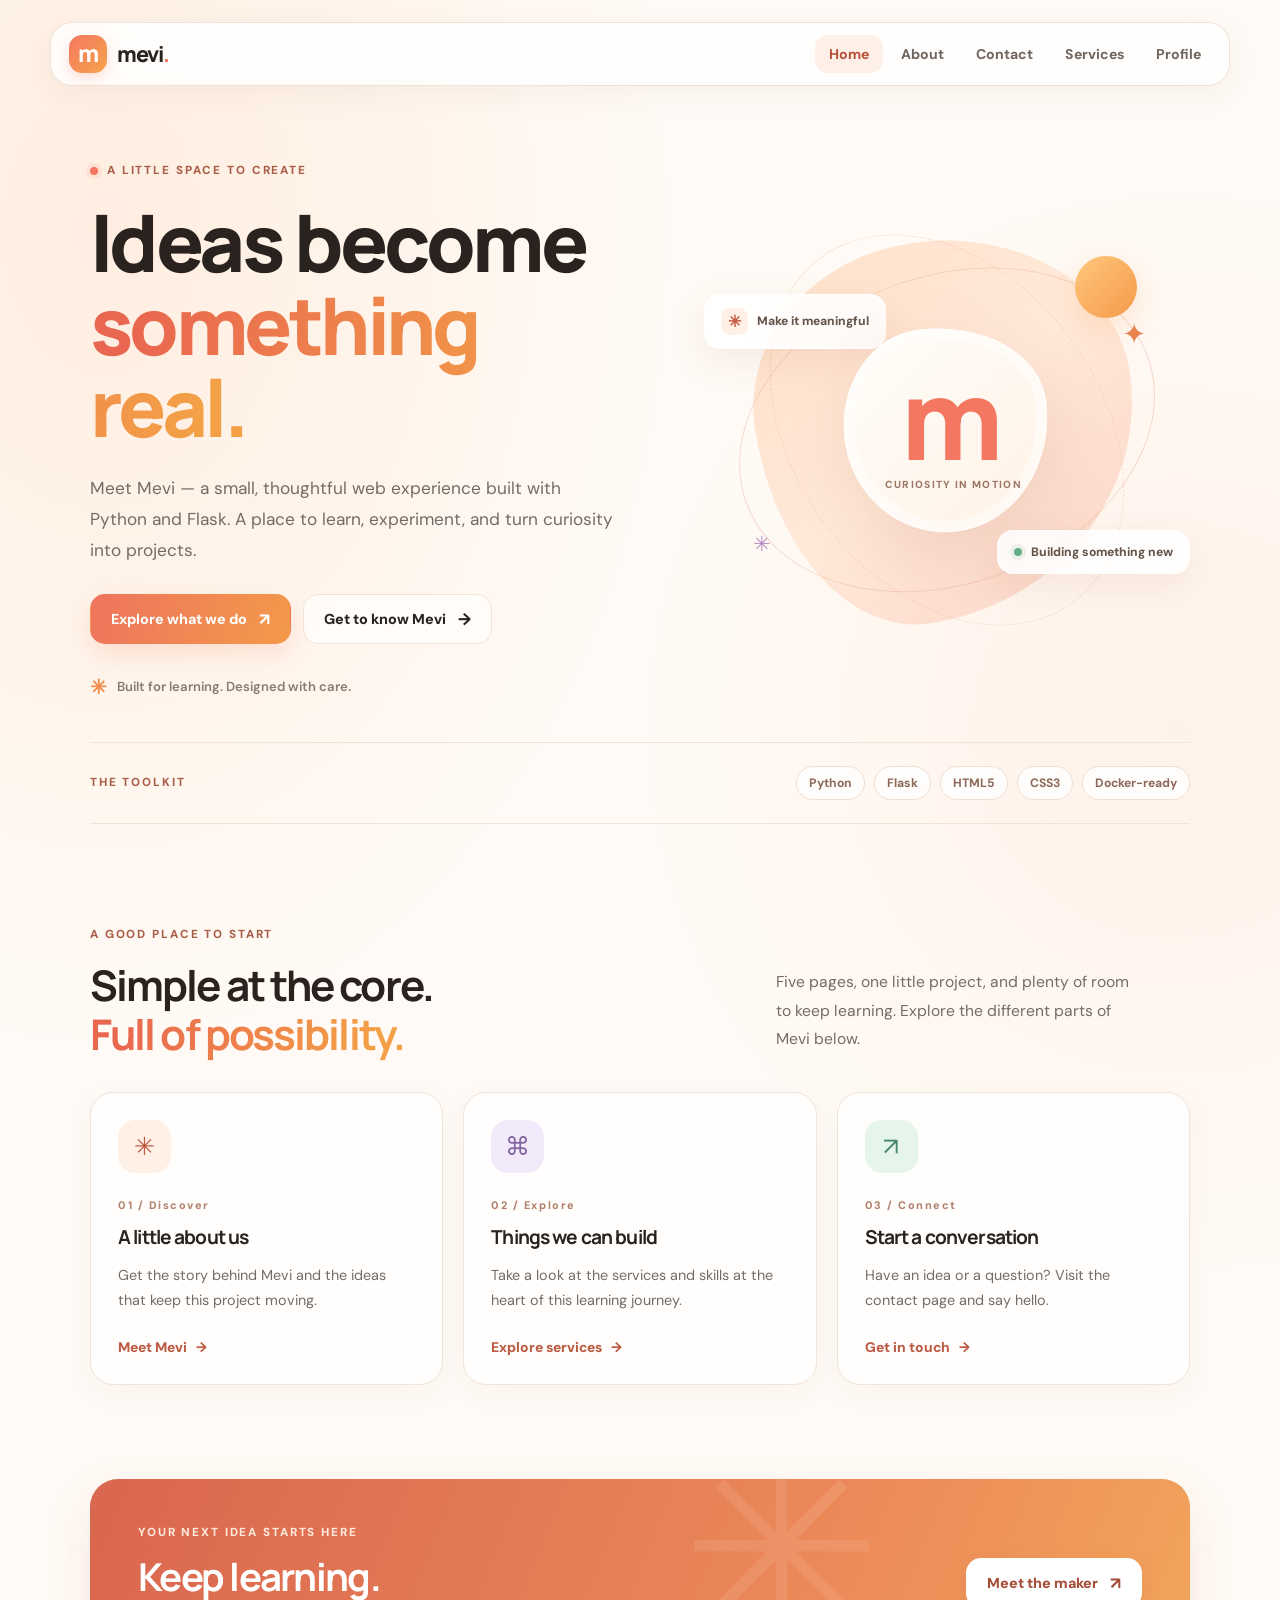
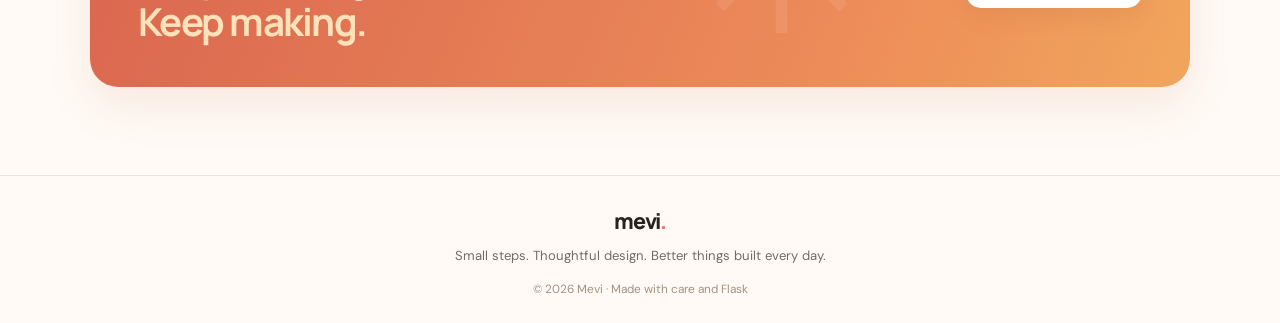
<file: index.html>
<!DOCTYPE html>
<html lang="en">
<head>
    <meta charset="UTF-8">
    <meta name="viewport" content="width=device-width, initial-scale=1.0">
    <meta name="theme-color" content="#fff8f1">
    <meta name="description" content="Home page for Mevi, a creative Flask learning project.">
    <title>Home | Mevi</title>
    <link rel="preconnect" href="https://fonts.googleapis.com">
    <link rel="preconnect" href="https://fonts.gstatic.com" crossorigin>
    <link href="https://fonts.googleapis.com/css2?family=DM+Sans:wght@400;500;600;700&family=Manrope:wght@400;500;600;700;800&display=swap" rel="stylesheet">
    <link rel="stylesheet" href="static/style.css">
</head>
<body>
    <a class="skip-link" href="#main-content">Skip to content</a>
    <header class="site-header">
        <a class="brand" href="index.html" aria-label="Mevi home">
            <span class="brand-mark" aria-hidden="true">m</span><span>mevi<span class="brand-period">.</span></span>
        </a>
        <nav class="nav-links" aria-label="Main navigation">
                <a href="index.html" aria-current="page" class="active">Home</a>
                <a href="about.html">About</a>
                <a href="contact.html">Contact</a>
                <a href="services.html">Services</a>
                <a href="profile.html">Profile</a>
        </nav>
    </header>
    <main id="main-content">

        <section class="hero">
            <div class="hero-copy reveal">
                <p class="eyebrow"><span class="eyebrow-dot"></span> A little space to create</p>
                <h1>Ideas become<br> <span class="gradient-text">something real.</span></h1>
                <p class="hero-description">Meet Mevi — a small, thoughtful web experience built with Python and Flask. A place to learn, experiment, and turn curiosity into projects.</p>
                <div class="actions">
                    <a class="btn btn-primary" href="services.html">Explore what we do <span aria-hidden="true">↗</span></a>
                    <a class="btn btn-quiet" href="about.html">Get to know Mevi <span aria-hidden="true">→</span></a>
                </div>
                <div class="hero-proof"><span class="proof-stars" aria-hidden="true">✳</span><span>Built for learning. Designed with care.</span></div>
            </div>
            <div class="hero-art reveal" aria-label="A colorful abstract illustration representing ideas and technology">
                <div class="art-orbit orbit-one"></div><div class="art-orbit orbit-two"></div>
                <div class="art-sun"></div><div class="art-card art-card-top"><span class="mini-icon">✳</span><span>Make it meaningful</span></div>
                <div class="art-core"><span class="core-letter">m</span><span class="core-caption">curiosity in motion</span></div>
                <div class="art-card art-card-bottom"><span class="status-dot"></span><span>Building something new</span></div>
                <span class="floating-spark spark-one" aria-hidden="true">✦</span><span class="floating-spark spark-two" aria-hidden="true">✳</span>
            </div>
        </section>
        <section class="intro-strip">
            <p class="eyebrow">The toolkit</p><div class="tech-pills"><span>Python</span><span>Flask</span><span>HTML5</span><span>CSS3</span><span>Docker-ready</span></div>
        </section>
        <section class="section-block">
            <div class="section-heading"><div><p class="eyebrow">A good place to start</p><h2>Simple at the core.<br><span class="gradient-text">Full of possibility.</span></h2></div><p>Five pages, one little project, and plenty of room to keep learning. Explore the different parts of Mevi below.</p></div>
            <div class="card-grid feature-grid">
                <article class="card"><div class="card-icon icon-peach" aria-hidden="true">✳</div><p class="card-kicker">01 / Discover</p><h3>A little about us</h3><p>Get the story behind Mevi and the ideas that keep this project moving.</p><a class="text-link" href="about.html">Meet Mevi <span aria-hidden="true">→</span></a></article>
                <article class="card"><div class="card-icon icon-lilac" aria-hidden="true">⌘</div><p class="card-kicker">02 / Explore</p><h3>Things we can build</h3><p>Take a look at the services and skills at the heart of this learning journey.</p><a class="text-link" href="services.html">Explore services <span aria-hidden="true">→</span></a></article>
                <article class="card"><div class="card-icon icon-mint" aria-hidden="true">↗</div><p class="card-kicker">03 / Connect</p><h3>Start a conversation</h3><p>Have an idea or a question? Visit the contact page and say hello.</p><a class="text-link" href="contact.html">Get in touch <span aria-hidden="true">→</span></a></article>
            </div>
        </section>
        <section class="closing-banner"><div><p class="eyebrow">Your next idea starts here</p><h2>Keep learning.<br><span>Keep making.</span></h2></div><a class="btn btn-light" href="profile.html">Meet the maker <span aria-hidden="true">↗</span></a><span class="banner-decoration" aria-hidden="true">✳</span></section>

    </main>
    <footer class="site-footer">
        <a class="footer-brand" href="index.html">mevi<span>.</span></a>
        <p>Small steps. Thoughtful design. Better things built every day.</p>
        <span class="footer-copy">© 2026 Mevi · Made with care and Flask</span>
    </footer>
</body>
</html>
</file>
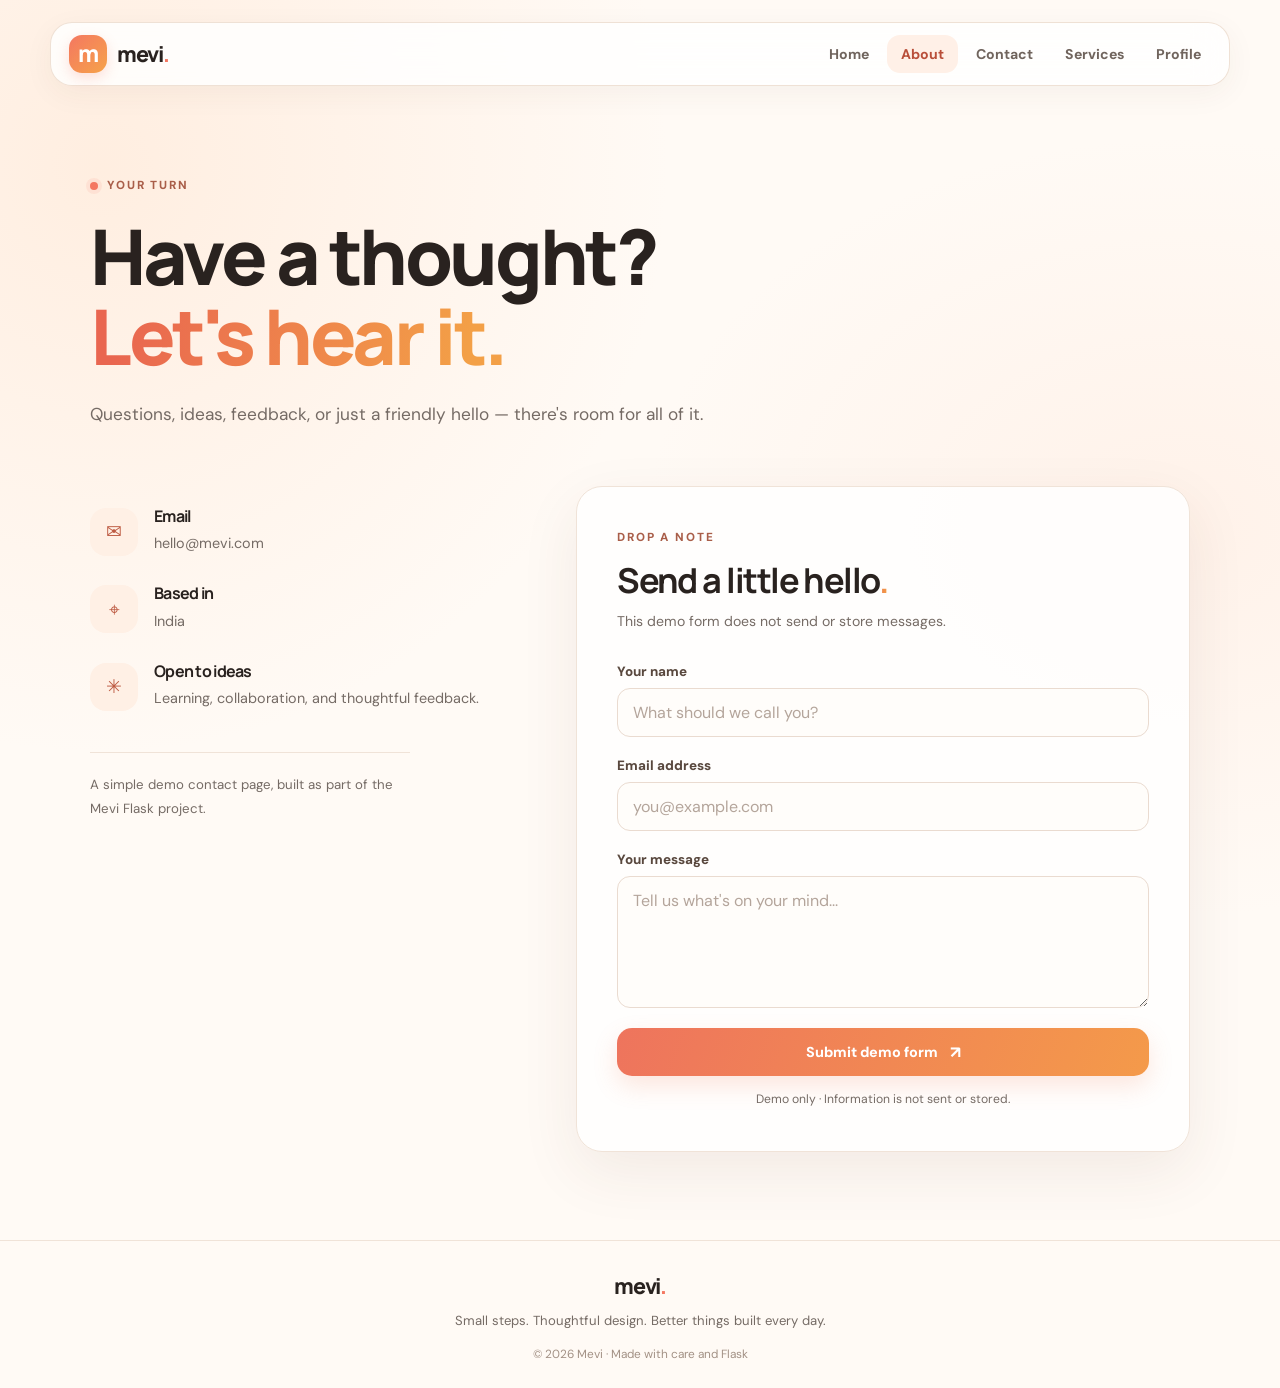
<file: about.html>
<!DOCTYPE html>
<html lang="en">
<head>
    <meta charset="UTF-8">
    <meta name="viewport" content="width=device-width, initial-scale=1.0">
    <meta name="theme-color" content="#fff8f1">
    <meta name="description" content="Contact page for Mevi, a creative Flask learning project.">
    <title>Contact | Mevi</title>
    <link rel="preconnect" href="https://fonts.googleapis.com">
    <link rel="preconnect" href="https://fonts.gstatic.com" crossorigin>
    <link href="https://fonts.googleapis.com/css2?family=DM+Sans:wght@400;500;600;700&family=Manrope:wght@400;500;600;700;800&display=swap" rel="stylesheet">
    <link rel="stylesheet" href="static/style.css">
</head>
<body>
    <a class="skip-link" href="#main-content">Skip to content</a>
    <header class="site-header">
        <a class="brand" href="index.html" aria-label="Mevi home">
            <span class="brand-mark" aria-hidden="true">m</span><span>mevi<span class="brand-period">.</span></span>
        </a>
        <nav class="nav-links" aria-label="Main navigation">
                <a href="index.html">Home</a>
                <a href="about.html" aria-current="page" class="active">About</a>
                <a href="contact.html">Contact</a>
                <a href="services.html">Services</a>
                <a href="profile.html">Profile</a>
        </nav>
    </header>
    <main id="main-content">

        <section class="page-hero reveal">
            <p class="eyebrow"><span class="eyebrow-dot"></span> Your turn</p>
            <h1>Have a thought?<br><span class="gradient-text">Let's hear it.</span></h1>
            <p class="page-lead">Questions, ideas, feedback, or just a friendly hello — there's room for all of it.</p>
        </section>
        <section class="contact-layout">
            <div class="contact-copy">
                <div class="contact-note"><span class="contact-note-icon" aria-hidden="true">✉</span><div><h3>Email</h3><p>hello@mevi.com</p></div></div>
                <div class="contact-note"><span class="contact-note-icon" aria-hidden="true">⌖</span><div><h3>Based in</h3><p>India</p></div></div>
                <div class="contact-note"><span class="contact-note-icon" aria-hidden="true">✳</span><div><h3>Open to ideas</h3><p>Learning, collaboration, and thoughtful feedback.</p></div></div>
                <p class="contact-smallprint">A simple demo contact page, built as part of the Mevi Flask project.</p>
            </div>
            <form class="form-card" action="contact.html" method="get">
                <div class="form-heading"><p class="eyebrow">Drop a note</p><h2>Send a little hello<span class="gradient-text">.</span></h2><p>This demo form does not send or store messages.</p></div>
                <div class="form-group"><label for="name">Your name</label><input id="name" name="name" type="text" autocomplete="name" placeholder="What should we call you?" required></div>
                <div class="form-group"><label for="email">Email address</label><input id="email" name="email" type="email" autocomplete="email" placeholder="you@example.com" required></div>
                <div class="form-group"><label for="message">Your message</label><textarea id="message" name="message" placeholder="Tell us what's on your mind..." required></textarea></div>
                <button class="btn btn-primary form-submit" type="submit">Submit demo form <span aria-hidden="true">↗</span></button>
                <p class="form-disclaimer">Demo only · Information is not sent or stored.</p>
            </form>
        </section>

    </main>
    <footer class="site-footer">
        <a class="footer-brand" href="index.html">mevi<span>.</span></a>
        <p>Small steps. Thoughtful design. Better things built every day.</p>
        <span class="footer-copy">© 2026 Mevi · Made with care and Flask</span>
    </footer>
</body>
</html>
</file>
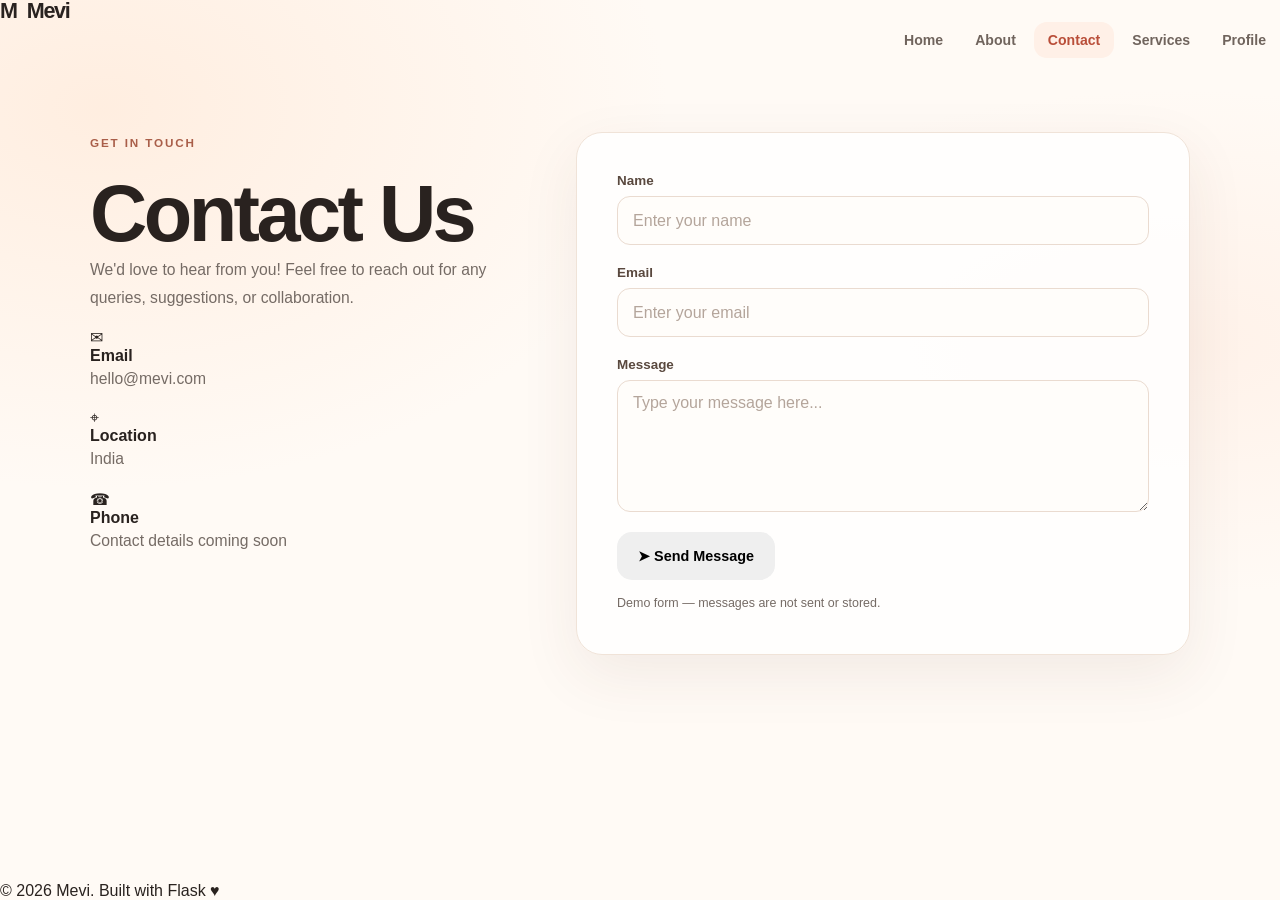
<file: contact.html>
<!DOCTYPE html>
<html lang="en">
<head>
    <meta charset="UTF-8">
    <meta name="viewport" content="width=device-width, initial-scale=1.0">
    <title>Contact | Mevi</title>
    <link rel="stylesheet" href="static/style.css">
</head>
<body>
    <header class="navbar">
        <a class="brand" href="index.html"><span class="brand-icon">M</span> Mevi</a>
        <nav class="nav-links">
            <a href="index.html">Home</a>
            <a href="about.html">About</a>
            <a class="active" href="contact.html">Contact</a>
            <a href="services.html">Services</a>
            <a href="profile.html">Profile</a>
        </nav>
    </header>

    <main>
        <section class="contact-layout">
            <div>
                <p class="eyebrow">Get in Touch</p>
                <h1>Contact <span>Us</span></h1>
                <p>We'd love to hear from you! Feel free to reach out for any queries, suggestions, or collaboration.</p>

                <div class="contact-item">
                    <div class="contact-icon">✉</div>
                    <div><strong>Email</strong><p>hello@mevi.com</p></div>
                </div>
                <div class="contact-item">
                    <div class="contact-icon">⌖</div>
                    <div><strong>Location</strong><p>India</p></div>
                </div>
                <div class="contact-item">
                    <div class="contact-icon">☎</div>
                    <div><strong>Phone</strong><p>Contact details coming soon</p></div>
                </div>
            </div>

            <form class="form-card" action="/contact" method="get">
                <div class="form-group">
                    <label for="name">Name</label>
                    <input id="name" name="name" type="text" placeholder="Enter your name" required>
                </div>
                <div class="form-group">
                    <label for="email">Email</label>
                    <input id="email" name="email" type="email" placeholder="Enter your email" required>
                </div>
                <div class="form-group">
                    <label for="message">Message</label>
                    <textarea id="message" name="message" placeholder="Type your message here..." required></textarea>
                </div>
                <button class="btn" type="submit">➤ Send Message</button>
                <p style="font-size: 0.78rem; margin: 12px 0 0;">Demo form — messages are not sent or stored.</p>
            </form>
        </section>
    </main>

    <footer>© 2026 Mevi. Built with Flask <span>♥</span></footer>
</body>
</html>
</file>
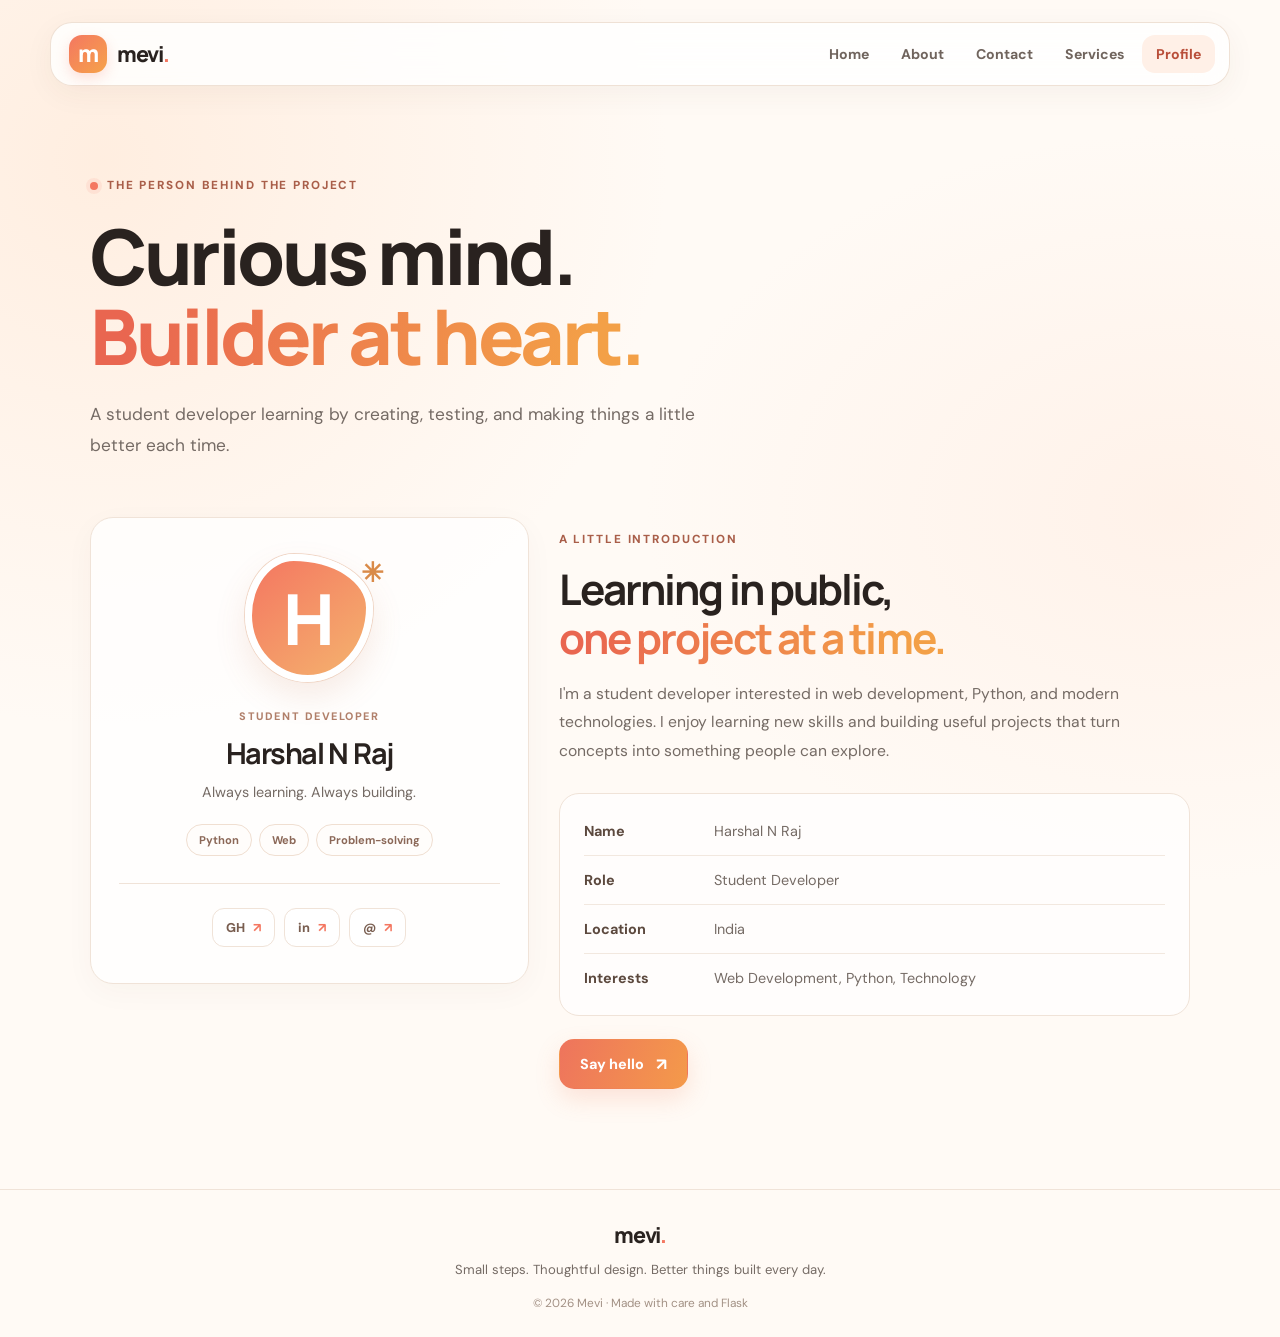
<file: profile.html>
<!DOCTYPE html>
<html lang="en">
<head>
    <meta charset="UTF-8">
    <meta name="viewport" content="width=device-width, initial-scale=1.0">
    <meta name="theme-color" content="#fff8f1">
    <meta name="description" content="Profile page for Mevi, a creative Flask learning project.">
    <title>Profile | Mevi</title>
    <link rel="preconnect" href="https://fonts.googleapis.com">
    <link rel="preconnect" href="https://fonts.gstatic.com" crossorigin>
    <link href="https://fonts.googleapis.com/css2?family=DM+Sans:wght@400;500;600;700&family=Manrope:wght@400;500;600;700;800&display=swap" rel="stylesheet">
    <link rel="stylesheet" href="static/style.css">
</head>
<body>
    <a class="skip-link" href="#main-content">Skip to content</a>
    <header class="site-header">
        <a class="brand" href="index.html" aria-label="Mevi home">
            <span class="brand-mark" aria-hidden="true">m</span><span>mevi<span class="brand-period">.</span></span>
        </a>
        <nav class="nav-links" aria-label="Main navigation">
                <a href="index.html">Home</a>
                <a href="about.html">About</a>
                <a href="contact.html">Contact</a>
                <a href="services.html">Services</a>
                <a href="profile.html" aria-current="page" class="active">Profile</a>
        </nav>
    </header>
    <main id="main-content">

        <section class="page-hero reveal">
            <p class="eyebrow"><span class="eyebrow-dot"></span> The person behind the project</p>
            <h1>Curious mind.<br><span class="gradient-text">Builder at heart.</span></h1>
            <p class="page-lead">A student developer learning by creating, testing, and making things a little better each time.</p>
        </section>
        <section class="profile-layout">
            <aside class="profile-card card">
                <div class="profile-avatar" aria-hidden="true">H<span class="avatar-spark">✳</span></div>
                <p class="card-kicker">STUDENT DEVELOPER</p><h2>Harshal N Raj</h2><p class="profile-tagline">Always learning. Always building.</p>
                <div class="profile-tags"><span>Python</span><span>Web</span><span>Problem-solving</span></div>
                <div class="social-links"><a href="https://github.com/HarshalNRaj" aria-label="GitHub profile">GH <span aria-hidden="true">↗</span></a><a href="https://www.linkedin.com/" aria-label="LinkedIn website">in <span aria-hidden="true">↗</span></a><a href="mailto:hello@example.com" aria-label="Send email">@ <span aria-hidden="true">↗</span></a></div>
            </aside>
            <div class="profile-details">
                <div class="profile-bio"><p class="eyebrow">A little introduction</p><h2>Learning in public,<br><span class="gradient-text">one project at a time.</span></h2><p>I'm a student developer interested in web development, Python, and modern technologies. I enjoy learning new skills and building useful projects that turn concepts into something people can explore.</p></div>
                <div class="details-panel"><div class="detail-row"><strong>Name</strong><span>Harshal N Raj</span></div><div class="detail-row"><strong>Role</strong><span>Student Developer</span></div><div class="detail-row"><strong>Location</strong><span>India</span></div><div class="detail-row"><strong>Interests</strong><span>Web Development, Python, Technology</span></div></div>
                <a class="btn btn-primary profile-cta" href="contact.html">Say hello <span aria-hidden="true">↗</span></a>
            </div>
        </section>

    </main>
    <footer class="site-footer">
        <a class="footer-brand" href="index.html">mevi<span>.</span></a>
        <p>Small steps. Thoughtful design. Better things built every day.</p>
        <span class="footer-copy">© 2026 Mevi · Made with care and Flask</span>
    </footer>
</body>
</html>
</file>
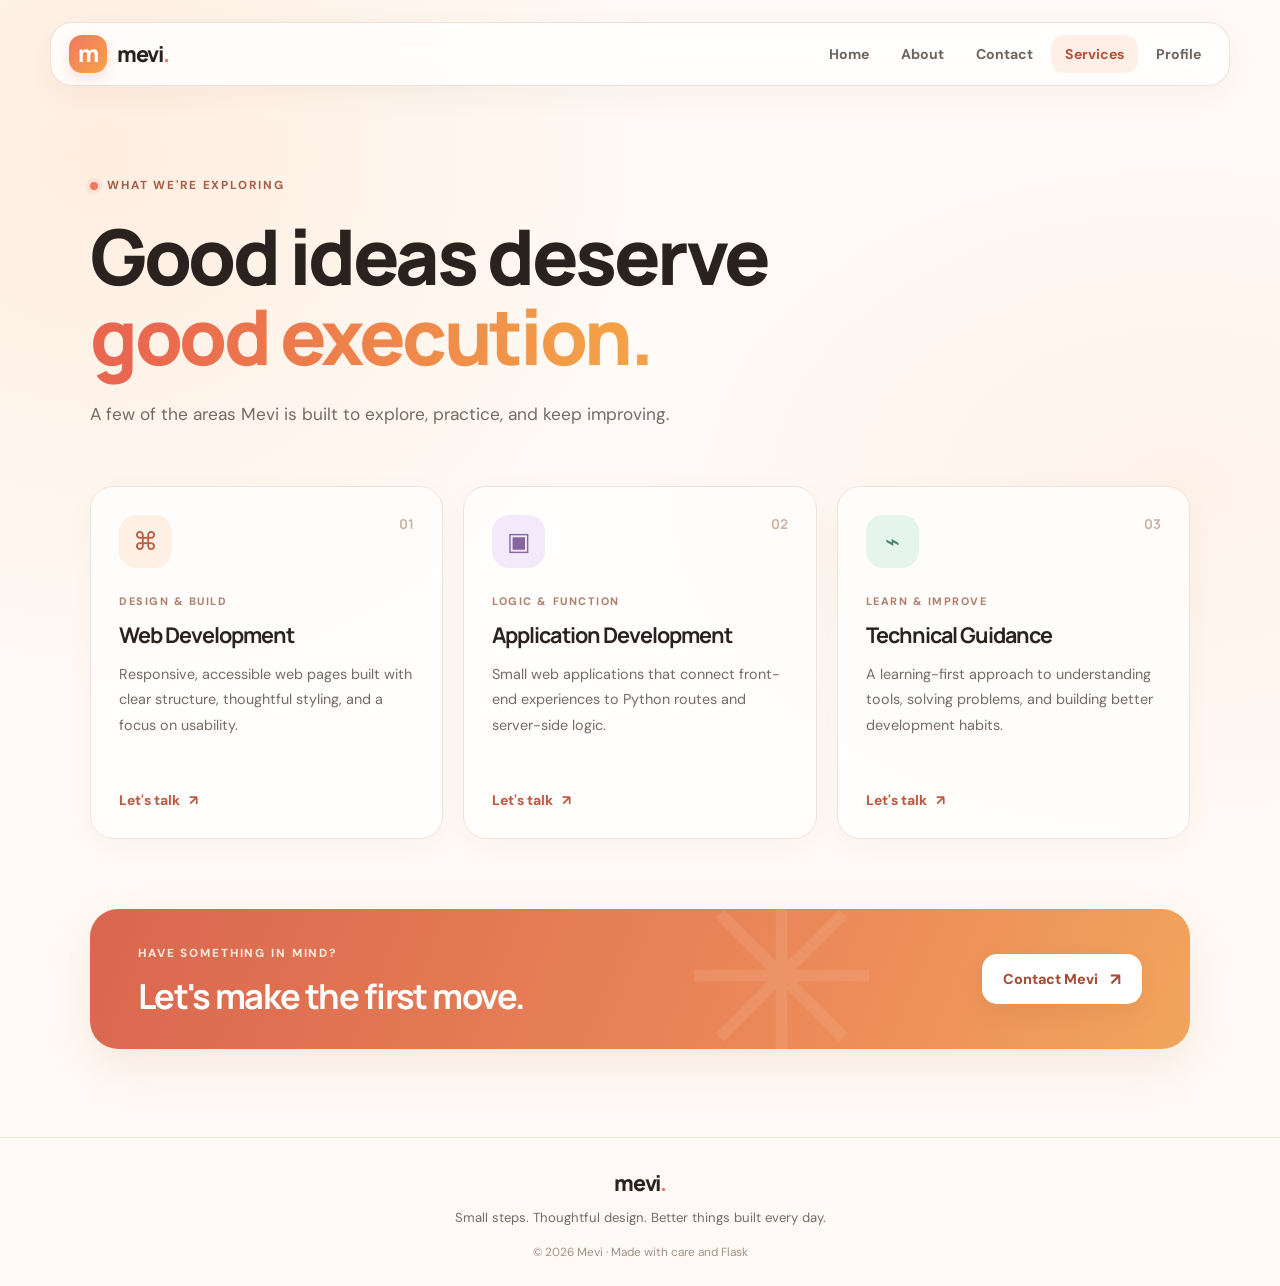
<file: services.html>
<!DOCTYPE html>
<html lang="en">
<head>
    <meta charset="UTF-8">
    <meta name="viewport" content="width=device-width, initial-scale=1.0">
    <meta name="theme-color" content="#fff8f1">
    <meta name="description" content="Services page for Mevi, a creative Flask learning project.">
    <title>Services | Mevi</title>
    <link rel="preconnect" href="https://fonts.googleapis.com">
    <link rel="preconnect" href="https://fonts.gstatic.com" crossorigin>
    <link href="https://fonts.googleapis.com/css2?family=DM+Sans:wght@400;500;600;700&family=Manrope:wght@400;500;600;700;800&display=swap" rel="stylesheet">
    <link rel="stylesheet" href="static/style.css">
</head>
<body>
    <a class="skip-link" href="#main-content">Skip to content</a>
    <header class="site-header">
        <a class="brand" href="index.html" aria-label="Mevi home">
            <span class="brand-mark" aria-hidden="true">m</span><span>mevi<span class="brand-period">.</span></span>
        </a>
        <nav class="nav-links" aria-label="Main navigation">
                <a href="index.html">Home</a>
                <a href="about.html">About</a>
                <a href="contact.html">Contact</a>
                <a href="services.html" aria-current="page" class="active">Services</a>
                <a href="profile.html">Profile</a>
        </nav>
    </header>
    <main id="main-content">

        <section class="page-hero reveal">
            <p class="eyebrow"><span class="eyebrow-dot"></span> What we're exploring</p>
            <h1>Good ideas deserve<br><span class="gradient-text">good execution.</span></h1>
            <p class="page-lead">A few of the areas Mevi is built to explore, practice, and keep improving.</p>
        </section>
        <section class="card-grid services-grid">
            <article class="card service-card"><div class="service-top"><div class="card-icon icon-peach" aria-hidden="true">⌘</div><span class="service-index">01</span></div><p class="card-kicker">DESIGN & BUILD</p><h3>Web Development</h3><p>Responsive, accessible web pages built with clear structure, thoughtful styling, and a focus on usability.</p><a class="text-link" href="contact.html">Let's talk <span aria-hidden="true">↗</span></a></article>
            <article class="card service-card"><div class="service-top"><div class="card-icon icon-lilac" aria-hidden="true">▣</div><span class="service-index">02</span></div><p class="card-kicker">LOGIC & FUNCTION</p><h3>Application Development</h3><p>Small web applications that connect front-end experiences to Python routes and server-side logic.</p><a class="text-link" href="contact.html">Let's talk <span aria-hidden="true">↗</span></a></article>
            <article class="card service-card"><div class="service-top"><div class="card-icon icon-mint" aria-hidden="true">⌁</div><span class="service-index">03</span></div><p class="card-kicker">LEARN & IMPROVE</p><h3>Technical Guidance</h3><p>A learning-first approach to understanding tools, solving problems, and building better development habits.</p><a class="text-link" href="contact.html">Let's talk <span aria-hidden="true">↗</span></a></article>
        </section>
        <section class="closing-banner compact-banner"><div><p class="eyebrow">Have something in mind?</p><h2>Let's make the first move.</h2></div><a class="btn btn-light" href="contact.html">Contact Mevi <span aria-hidden="true">↗</span></a><span class="banner-decoration" aria-hidden="true">✳</span></section>

    </main>
    <footer class="site-footer">
        <a class="footer-brand" href="index.html">mevi<span>.</span></a>
        <p>Small steps. Thoughtful design. Better things built every day.</p>
        <span class="footer-copy">© 2026 Mevi · Made with care and Flask</span>
    </footer>
</body>
</html>
</file>
<file: static/style.css>
:root {
    color-scheme: light;
    --ink: #29221f;
    --muted: #756b65;
    --paper: #fffaf5;
    --cream: #fff3e8;
    --coral: #f47761;
    --orange: #f6a34a;
    --line: #f0e3d8;
    --white: #ffffff;
    --shadow: 0 20px 60px rgba(92, 55, 33, .08);
    --shadow-hover: 0 24px 58px rgba(92, 55, 33, .14);
    --radius-lg: 28px;
}
* { box-sizing: border-box; }
html { scroll-behavior: smooth; scroll-padding-top: 100px; }
body {
    margin: 0; min-height: 100vh; display: flex; flex-direction: column;
    color: var(--ink); background:
      radial-gradient(ellipse at 8% 12%, rgba(255, 218, 190, .38), transparent 34%),
      radial-gradient(ellipse at 92% 38%, rgba(255, 226, 210, .34), transparent 32%),
      var(--paper);
    font-family: "DM Sans", sans-serif; -webkit-font-smoothing: antialiased;
}
a { color: inherit; text-decoration: none; }
button, input, textarea { font: inherit; }
button, a { -webkit-tap-highlight-color: transparent; }
::selection { background: #ffd9c9; color: var(--ink); }
.skip-link { position: absolute; z-index: 100; top: 12px; left: 12px; padding: 12px 16px; border-radius: 12px; background: var(--ink); color: white; transform: translateY(-160%); }
.skip-link:focus { transform: translateY(0); }
.site-header {
    width: min(1180px, calc(100% - 48px)); margin: 22px auto 0; padding: 12px 14px 12px 18px;
    display: flex; align-items: center; justify-content: space-between; gap: 20px;
    border: 1px solid rgba(238, 222, 209, .9); border-radius: 22px;
    background: rgba(255, 255, 255, .82); box-shadow: 0 8px 30px rgba(87, 55, 35, .05);
    backdrop-filter: blur(18px); position: sticky; top: 12px; z-index: 20;
    animation: enter-up .65s ease both;
}
.brand { display: inline-flex; align-items: center; gap: 10px; font: 800 1.35rem/1 "Manrope", sans-serif; letter-spacing: -.06em; white-space: nowrap; }
.brand-mark { display: grid; place-items: center; width: 38px; height: 38px; border-radius: 13px; color: white; font: 800 1.45rem/1 "Manrope", sans-serif; background: linear-gradient(135deg, var(--coral), var(--orange)); box-shadow: 0 5px 13px #f4776138; }
.brand-period, .footer-brand span { color: var(--coral); }
.nav-links { display: flex; flex-wrap: wrap; justify-content: flex-end; align-items: center; gap: 4px; }
.nav-links a { padding: 10px 14px; border-radius: 13px; color: #70645d; font-size: .88rem; font-weight: 700; transition: color .2s ease, background .2s ease, transform .2s ease; }
.nav-links a:hover { color: var(--ink); background: #fff1e6; }
.nav-links a.active { color: #b94e39; background: #fff0e7; }
.nav-links a:focus-visible, a:focus-visible, button:focus-visible { outline: 3px solid #c95740; outline-offset: 4px; }
main { width: min(1100px, calc(100% - 48px)); margin: 0 auto; padding: 74px 0 88px; flex: 1; }
h1, h2, h3 { margin: 0; font-family: "Manrope", sans-serif; letter-spacing: -.045em; }
h1 { font-size: clamp(2.8rem, 6.2vw, 5.25rem); line-height: 1.04; font-weight: 800; }
h2 { font-size: clamp(1.8rem, 3.3vw, 2.7rem); line-height: 1.15; }
h3 { font-size: 1.2rem; line-height: 1.35; }
p { color: var(--muted); font-size: .98rem; line-height: 1.8; margin: 0 0 16px; }
.gradient-text { color: var(--coral); background: linear-gradient(100deg, #e96650 8%, #f3a047 90%); -webkit-background-clip: text; background-clip: text; -webkit-text-fill-color: transparent; }
.eyebrow { display: flex; align-items: center; gap: 9px; margin-bottom: 20px; color: #a95e49; font-size: .73rem; font-weight: 800; letter-spacing: .16em; text-transform: uppercase; }
.eyebrow-dot { display: inline-block; width: 8px; height: 8px; border-radius: 50%; background: var(--coral); box-shadow: 0 0 0 4px #f477611a; }
.hero { display: grid; grid-template-columns: 1.05fr .95fr; align-items: center; gap: clamp(35px, 6vw, 78px); min-height: 470px; }
.hero-copy { max-width: 600px; }
.hero-description { max-width: 530px; margin-top: 24px; font-size: 1.08rem; }
.actions { display: flex; flex-wrap: wrap; gap: 12px; margin-top: 28px; }
.btn { display: inline-flex; align-items: center; justify-content: center; gap: 12px; min-height: 48px; padding: 13px 20px; border: 1px solid transparent; border-radius: 15px; font-size: .9rem; font-weight: 800; transition: transform .22s ease, box-shadow .22s ease, background .22s ease, color .22s ease; cursor: pointer; }
.btn span { font-size: 1.05rem; transition: transform .22s ease; }
.btn:hover { transform: translateY(-3px); }
.btn:hover span { transform: translate(2px, -1px); }
.btn-primary { color: white; background: linear-gradient(110deg, #ee745d, #f49a4a); box-shadow: 0 10px 24px #ec79522d; }
.btn-primary:hover { box-shadow: 0 14px 30px #ec795244; }
.btn-quiet { color: var(--ink); background: rgba(255,255,255,.65); border-color: var(--line); }
.btn-quiet:hover { background: white; box-shadow: 0 8px 22px #5c37210c; }
.btn-light { color: #a64c37; background: white; box-shadow: 0 8px 22px #9d47261c; }
.hero-proof { display: flex; align-items: center; gap: 10px; margin-top: 30px; color: #8a7a70; font-size: .82rem; font-weight: 600; }
.proof-stars { color: #ee8d4c; font-size: 1.25rem; }
.hero-art { min-height: 425px; position: relative; display: grid; place-items: center; isolation: isolate; }
.hero-art::before { content: ""; position: absolute; width: 78%; aspect-ratio: 1; border-radius: 48% 52% 62% 38% / 42% 42% 58% 58%; background: linear-gradient(145deg, #ffe1ca, #ffe9d9 50%, #fbd4c6); transform: rotate(-8deg); z-index: -2; animation: blob-drift 9s ease-in-out infinite alternate; }
.art-orbit { position: absolute; width: 88%; aspect-ratio: 1; border: 1px solid rgba(211, 126, 88, .26); border-radius: 50%; }
.orbit-one { transform: rotate(-20deg) scaleY(.72); }
.orbit-two { transform: rotate(54deg) scaleY(.72); border-style: dashed; }
.art-sun { position: absolute; width: 62px; height: 62px; top: 9%; right: 11%; border-radius: 50%; background: linear-gradient(135deg, #ffc77d, #f49a4a); box-shadow: 0 10px 30px #f49a4a36; }
.art-core { width: 205px; height: 205px; display: flex; flex-direction: column; align-items: center; justify-content: center; border: 1px solid #ffffffd9; border-radius: 42% 58% 51% 49% / 49% 42% 58% 51%; background: linear-gradient(145deg, #fffdf9, #fff2e6); box-shadow: 0 22px 65px #a95e4924, inset 0 0 0 10px #ffffff70; transform: rotate(-7deg); animation: core-float 6s ease-in-out infinite; }
.core-letter { color: var(--coral); font: 800 7rem/.9 "Manrope", sans-serif; letter-spacing: -.12em; transform: rotate(7deg); }
.core-caption { margin-top: 9px; color: #9c7665; font-size: .64rem; font-weight: 800; letter-spacing: .13em; text-transform: uppercase; transform: rotate(7deg); }
.art-card { position: absolute; display: flex; align-items: center; gap: 9px; padding: 13px 16px; border: 1px solid #ffffffd9; border-radius: 16px; background: #ffffffd9; box-shadow: 0 12px 34px #9b60431a; color: #65544b; font-size: .76rem; font-weight: 800; backdrop-filter: blur(12px); animation: card-float 5s ease-in-out infinite; }
.art-card-top { top: 18%; left: 0; }
.art-card-bottom { bottom: 16%; right: 0; animation-delay: -2.5s; }
.mini-icon { display: grid; place-items: center; width: 27px; height: 27px; border-radius: 9px; color: #c65c43; background: #fff0e5; font-size: 1rem; }
.status-dot { width: 8px; height: 8px; border-radius: 50%; background: #65ae85; box-shadow: 0 0 0 4px #65ae851e; }
.floating-spark { position: absolute; color: #e88350; font-size: 1.8rem; }
.spark-one { top: 23%; right: 9%; }
.spark-two { bottom: 20%; left: 10%; font-size: 1.3rem; color: #b38bc4; }
.intro-strip { display: flex; align-items: center; justify-content: space-between; gap: 24px; margin-top: 42px; padding: 23px 0; border-top: 1px solid var(--line); border-bottom: 1px solid var(--line); }
.intro-strip .eyebrow { margin: 0; white-space: nowrap; }
.tech-pills { display: flex; flex-wrap: wrap; justify-content: flex-end; gap: 9px; }
.tech-pills span, .profile-tags span { padding: 8px 12px; border: 1px solid #f0dfd1; border-radius: 999px; background: #fffdfb; color: #8b6858; font-size: .76rem; font-weight: 700; }
.section-block { padding-top: 100px; }
.section-heading { display: grid; grid-template-columns: 1fr .65fr; align-items: end; gap: 50px; }
.section-heading .eyebrow { margin-bottom: 16px; }
.section-heading > p { max-width: 370px; margin-bottom: 5px; }
.card-grid { display: grid; grid-template-columns: repeat(3, minmax(0, 1fr)); gap: 20px; margin-top: 34px; }
.card { min-width: 0; padding: 27px; border: 1px solid var(--line); border-radius: 23px; background: rgba(255,255,255,.78); box-shadow: 0 8px 30px rgba(92,55,33,.035); transition: transform .25s ease, box-shadow .25s ease, border-color .25s ease; }
.card:hover { transform: translateY(-6px); border-color: #f0cbb7; box-shadow: var(--shadow-hover); }
.card-icon { display: grid; place-items: center; width: 53px; height: 53px; border-radius: 17px; font-size: 1.55rem; margin-bottom: 23px; }
.icon-peach { color: #bd5a42; background: #fff0e5; }
.icon-lilac { color: #8465a0; background: #f2eafb; }
.icon-mint { color: #46866f; background: #e6f5ec; }
.card-kicker { margin-bottom: 9px; color: #b1806b; font-size: .68rem; font-weight: 800; letter-spacing: .14em; }
.card h3 { margin-bottom: 12px; }
.card > p:not(.card-kicker) { font-size: .9rem; }
.text-link { display: inline-flex; align-items: center; gap: 9px; margin-top: 8px; color: #bd5a42; font-size: .87rem; font-weight: 800; }
.text-link span { transition: transform .2s ease; }
.text-link:hover span { transform: translateX(4px); }
.closing-banner { position: relative; overflow: hidden; display: flex; align-items: center; justify-content: space-between; gap: 24px; margin-top: 94px; padding: 43px 48px; border-radius: var(--radius-lg); color: white; background: linear-gradient(112deg, #d9664f, #ed8b59 68%, #f1a65c); box-shadow: 0 18px 45px #c96c4a20; }
.closing-banner .eyebrow { color: #ffe9dc; margin-bottom: 12px; }
.closing-banner h2 { position: relative; z-index: 1; color: white; font-size: clamp(1.8rem, 3vw, 2.6rem); }
.closing-banner h2 span { color: #ffe2b9; }
.banner-decoration { position: absolute; right: 28%; top: -48px; color: #ffffff18; font-size: 15rem; line-height: 1; pointer-events: none; }
.compact-banner { margin-top: 70px; padding-block: 34px; }
.compact-banner h2 { font-size: clamp(1.55rem, 2.7vw, 2.2rem); }
.page-hero { max-width: 780px; margin: 15px 0 56px; }
.page-hero h1 { font-size: clamp(2.7rem, 6vw, 4.8rem); }
.page-lead { max-width: 620px; margin-top: 23px; font-size: 1.08rem; }
.about-layout { display: grid; grid-template-columns: 1fr 1fr; gap: 24px; align-items: stretch; }
.about-copy { padding: clamp(28px, 4vw, 44px); }
.about-copy h2 { margin-bottom: 22px; }
.about-copy .text-link { margin-top: 8px; }
.values-panel { display: flex; flex-direction: column; justify-content: center; gap: 4px; padding: 20px 30px; border: 1px solid #f0e1d5; border-radius: 24px; background: linear-gradient(145deg, #fff3e8, #fffaf5); }
.value-item { display: grid; grid-template-columns: 48px 1fr; gap: 16px; padding: 19px 0; }
.value-item + .value-item { border-top: 1px solid #f0dfd2; }
.value-number { display: grid; place-items: center; width: 42px; height: 42px; border-radius: 14px; color: #bd5a42; background: white; font: 800 .83rem "Manrope", sans-serif; }
.value-item h3 { margin: 1px 0 7px; }
.value-item p { margin: 0; font-size: .88rem; }
.quote-panel { max-width: 780px; margin: 55px auto 0; padding: 32px 40px; text-align: center; }
.quote-panel > span { display: block; color: var(--coral); font: 800 4rem/.8 "Manrope", sans-serif; }
.quote-panel p { margin: 12px auto 16px; max-width: 620px; color: #5d4c42; font: 700 clamp(1.2rem, 2.5vw, 1.65rem)/1.5 "Manrope", sans-serif; letter-spacing: -.03em; }
.quote-panel small { color: #b1806b; font-size: .68rem; font-weight: 800; letter-spacing: .16em; }
.services-grid { margin-top: 0; }
.service-card { padding: 28px; }
.service-top { display: flex; align-items: flex-start; justify-content: space-between; }
.service-index { color: #cbb4a5; font: 700 .85rem "Manrope", sans-serif; }
.service-card .card-icon { margin-bottom: 24px; }
.service-card h3 { font-size: 1.35rem; }
.service-card > p:not(.card-kicker) { min-height: 105px; }
.contact-layout { display: grid; grid-template-columns: .8fr 1.2fr; align-items: start; gap: clamp(28px, 6vw, 78px); }
.contact-copy { padding: 20px 0; }
.contact-note { display: flex; align-items: center; gap: 16px; margin-bottom: 26px; }
.contact-note-icon { display: grid; place-items: center; flex: 0 0 48px; width: 48px; height: 48px; border-radius: 16px; color: #bd5a42; background: #fff0e5; font-size: 1.2rem; }
.contact-note h3 { margin-bottom: 4px; font-size: 1rem; }
.contact-note p { margin: 0; font-size: .9rem; overflow-wrap: anywhere; }
.contact-smallprint { max-width: 320px; margin-top: 40px; padding-top: 20px; border-top: 1px solid var(--line); font-size: .83rem; }
.form-card { padding: clamp(25px, 4vw, 40px); border: 1px solid var(--line); border-radius: 26px; background: rgba(255,255,255,.86); box-shadow: var(--shadow); }
.form-heading { margin-bottom: 28px; }
.form-heading .eyebrow { margin-bottom: 12px; }
.form-heading h2 { margin-bottom: 10px; font-size: clamp(1.55rem, 3vw, 2.15rem); }
.form-heading > p:last-child { margin-bottom: 0; font-size: .88rem; }
.form-group { margin-bottom: 20px; }
.form-group label { display: block; margin-bottom: 8px; color: #59483e; font-size: .84rem; font-weight: 800; }
.form-group input, .form-group textarea { display: block; width: 100%; min-height: 49px; padding: 13px 15px; border: 1px solid #eadbd0; border-radius: 13px; color: var(--ink); background: #fffdfa; outline: none; transition: border-color .2s ease, box-shadow .2s ease, background .2s ease; }
.form-group textarea { min-height: 132px; resize: vertical; }
.form-group input::placeholder, .form-group textarea::placeholder { color: #b4a59b; }
.form-group input:focus, .form-group textarea:focus { border-color: #e77c61; background: white; box-shadow: 0 0 0 4px #f477611c; }
.form-submit { width: 100%; border: 0; }
.form-disclaimer { margin: 13px 0 0; text-align: center; font-size: .76rem; }
.profile-layout { display: grid; grid-template-columns: .82fr 1.18fr; align-items: start; gap: 30px; }
.profile-card { text-align: center; padding: 36px 28px; }
.profile-avatar { position: relative; display: grid; place-items: center; width: 128px; height: 128px; margin: 0 auto 25px; border: 7px solid white; border-radius: 38% 62% 51% 49% / 48% 42% 58% 52%; color: white; background: linear-gradient(140deg, #f47761, #f4b36e); box-shadow: 0 0 0 1px #f0d6c6, 0 15px 32px #c46e4921; font: 800 4.4rem "Manrope", sans-serif; animation: blob-drift 9s ease-in-out infinite alternate; }
.avatar-spark { position: absolute; top: -8px; right: -18px; color: #d98a48; font-size: 1.7rem; }
.profile-card .card-kicker { margin-bottom: 10px; }
.profile-card h2 { font-size: 1.8rem; }
.profile-tagline { margin: 10px 0 18px; font-size: .9rem; }
.profile-tags { display: flex; flex-wrap: wrap; justify-content: center; gap: 7px; }
.profile-tags span { font-size: .7rem; }
.social-links { display: flex; flex-wrap: wrap; justify-content: center; gap: 9px; margin-top: 27px; padding-top: 24px; border-top: 1px solid var(--line); }
.social-links a { display: inline-flex; align-items: center; gap: 8px; padding: 10px 13px; border: 1px solid var(--line); border-radius: 12px; color: #795e50; background: white; font-size: .8rem; font-weight: 800; transition: border-color .2s ease, background .2s ease, transform .2s ease; }
.social-links a:hover { transform: translateY(-2px); border-color: #efc3ad; background: #fff6ef; }
.social-links a span { color: var(--coral); }
.profile-details { padding: 12px 0; }
.profile-bio { margin-bottom: 28px; }
.profile-bio .eyebrow { margin-bottom: 15px; }
.profile-bio h2 { margin-bottom: 18px; }
.details-panel { padding: 13px 24px; border: 1px solid var(--line); border-radius: 20px; background: rgba(255,255,255,.72); }
.detail-row { display: grid; grid-template-columns: 115px 1fr; gap: 15px; padding: 15px 0; font-size: .9rem; }
.detail-row + .detail-row { border-top: 1px solid #f2e8df; }
.detail-row strong { color: #5c493e; }
.detail-row span { color: var(--muted); overflow-wrap: anywhere; }
.profile-cta { margin-top: 23px; }
.site-footer { display: grid; justify-items: center; gap: 9px; padding: 30px 24px 26px; border-top: 1px solid var(--line); text-align: center; }
.footer-brand { font: 800 1.35rem "Manrope", sans-serif; letter-spacing: -.06em; }
.site-footer p { margin: 0; font-size: .82rem; }
.footer-copy { margin-top: 5px; color: #a39185; font-size: .74rem; }
.reveal { animation: enter-up .75s cubic-bezier(.2,.7,.2,1) both; }
.hero-art.reveal { animation-delay: .12s; }
@keyframes enter-up { from { opacity: 0; transform: translateY(16px); } to { opacity: 1; transform: translateY(0); } }
@keyframes blob-drift { from { border-radius: 48% 52% 62% 38% / 42% 42% 58% 58%; transform: rotate(-8deg) translateY(0); } to { border-radius: 58% 42% 44% 56% / 52% 58% 42% 48%; transform: rotate(5deg) translateY(-7px); } }
@keyframes core-float { 0%, 100% { translate: 0 0; } 50% { translate: 0 -9px; } }
@keyframes card-float { 0%, 100% { translate: 0 0; } 50% { translate: 0 -6px; } }
@media (max-width: 900px) {
    .site-header { width: calc(100% - 32px); flex-direction: column; gap: 10px; padding: 13px; }
    .nav-links { justify-content: center; }
    .nav-links a { padding: 9px 12px; }
    main { width: calc(100% - 40px); padding-top: 56px; }
    .hero { grid-template-columns: 1fr 1fr; gap: 24px; }
    .hero-art { min-height: 350px; }
    .art-core { width: 165px; height: 165px; }
    .core-letter { font-size: 5.6rem; }
    .art-card { font-size: .68rem; padding: 10px 12px; }
    .section-heading { gap: 25px; }
    .card { padding: 23px; }
    .service-card > p:not(.card-kicker) { min-height: 125px; }
}
@media (max-width: 680px) {
    .site-header { position: relative; top: auto; border-radius: 19px; }
    .nav-links { gap: 3px; }
    .nav-links a { padding: 9px 10px; font-size: .8rem; }
    main { width: calc(100% - 36px); padding: 48px 0 64px; }
    .hero, .about-layout, .contact-layout, .profile-layout { grid-template-columns: 1fr; gap: 30px; }
    .hero { min-height: 0; }
    h1 { font-size: clamp(2.7rem, 12vw, 4rem); }
    .hero-description, .page-lead { font-size: 1rem; }
    .hero-art { min-height: 330px; margin: 0 8px; }
    .art-core { width: 165px; height: 165px; }
    .intro-strip { align-items: flex-start; flex-direction: column; gap: 15px; margin-top: 28px; }
    .tech-pills { justify-content: flex-start; }
    .section-block { padding-top: 68px; }
    .section-heading { grid-template-columns: 1fr; gap: 15px; }
    .card-grid { grid-template-columns: 1fr; gap: 14px; margin-top: 25px; }
    .card { padding: 25px; }
    .service-card > p:not(.card-kicker) { min-height: 0; }
    .closing-banner { align-items: flex-start; flex-direction: column; margin-top: 65px; padding: 30px 26px; }
    .banner-decoration { right: -18px; top: 10px; font-size: 10rem; }
    .page-hero { margin-bottom: 35px; }
    .page-hero h1 { font-size: clamp(2.55rem, 11vw, 3.7rem); }
    .values-panel { padding: 14px 22px; }
    .quote-panel { padding: 28px 10px; margin-top: 35px; }
    .contact-copy { padding: 0 4px; }
    .form-card { padding: 25px 21px; }
    .profile-card { max-width: 480px; width: 100%; margin: 0 auto; }
    .profile-details { padding: 0; }
}
@media (max-width: 380px) {
    .site-header { width: calc(100% - 20px); }
    .nav-links a { padding: 8px 7px; font-size: .74rem; }
    main { width: calc(100% - 28px); }
    .actions { flex-direction: column; align-items: stretch; }
    .actions .btn { width: 100%; }
    .hero-art { min-height: 285px; }
    .art-card-top { left: -7px; }
    .art-card-bottom { right: -7px; }
    .detail-row { grid-template-columns: 90px 1fr; gap: 10px; }
}
@media (prefers-reduced-motion: reduce) {
    *, *::before, *::after { scroll-behavior: auto !important; animation-duration: .01ms !important; animation-iteration-count: 1 !important; transition-duration: .01ms !important; }
}
</file>
